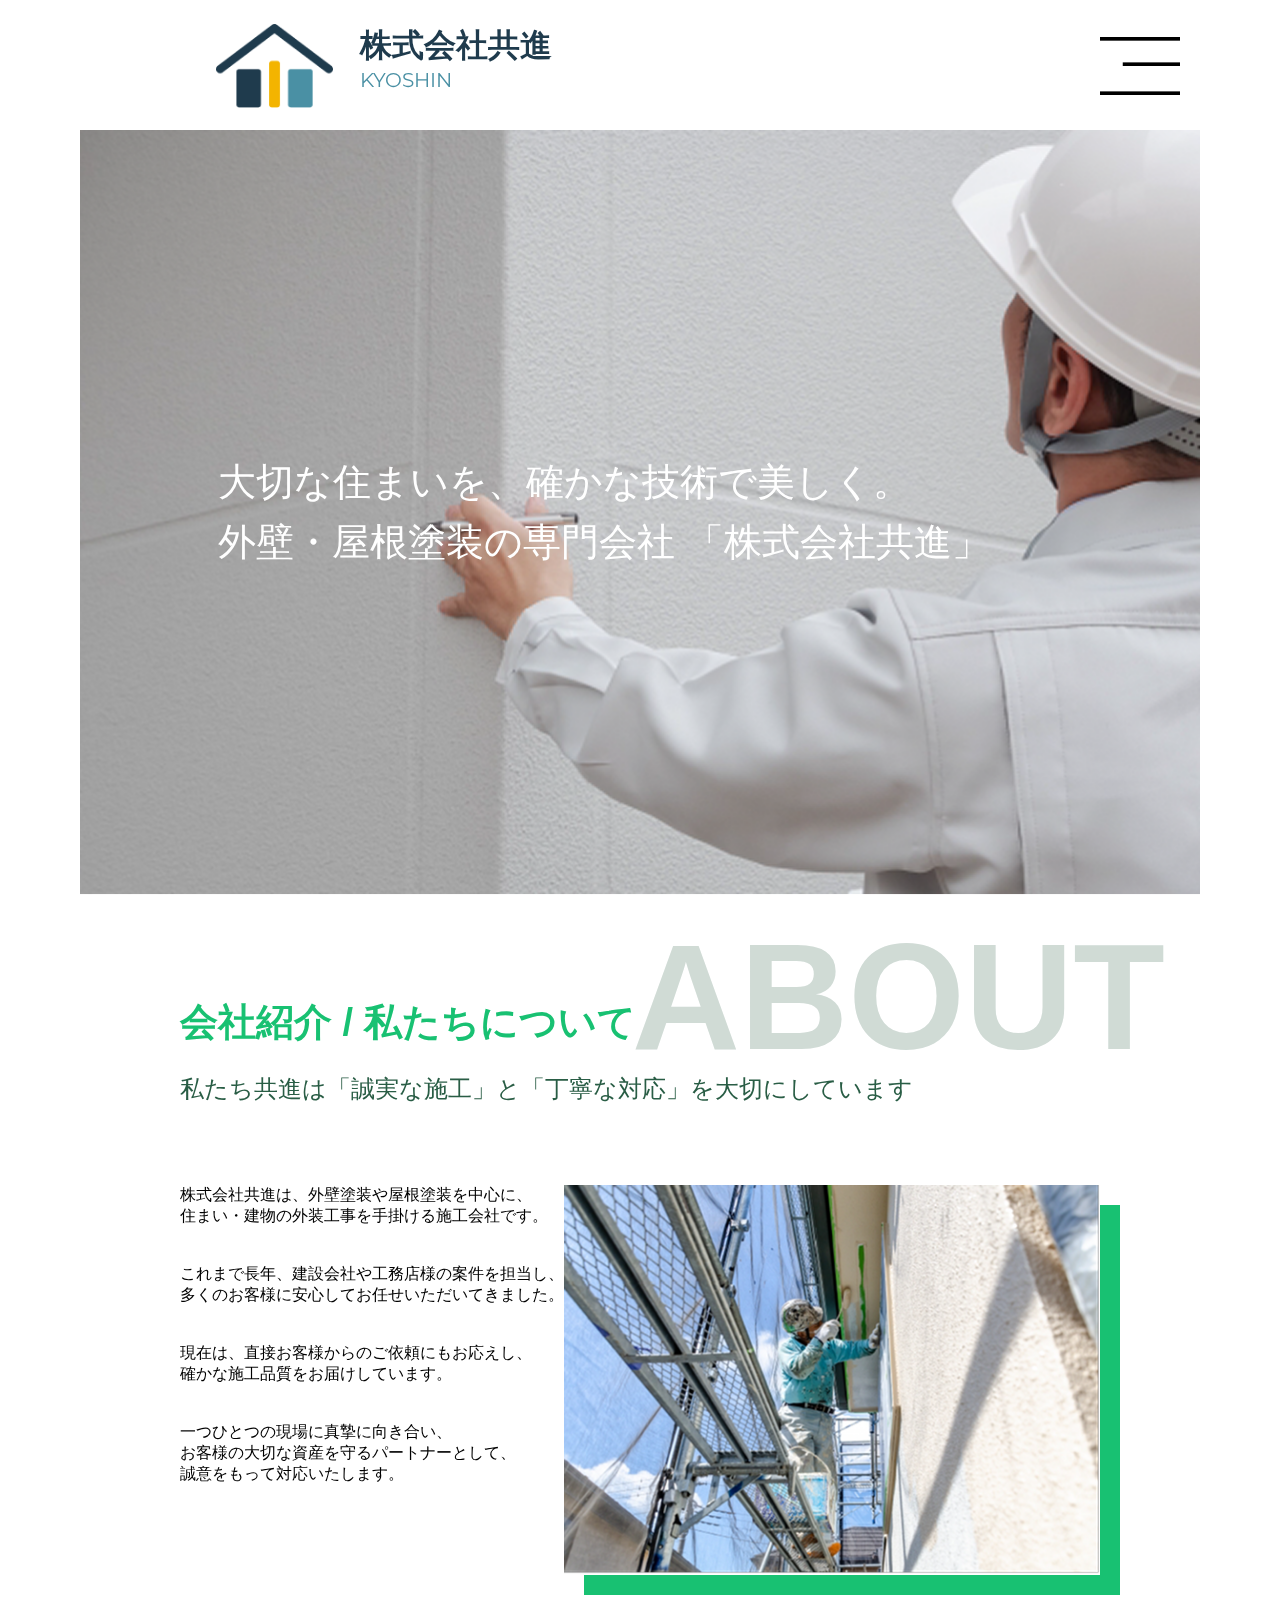
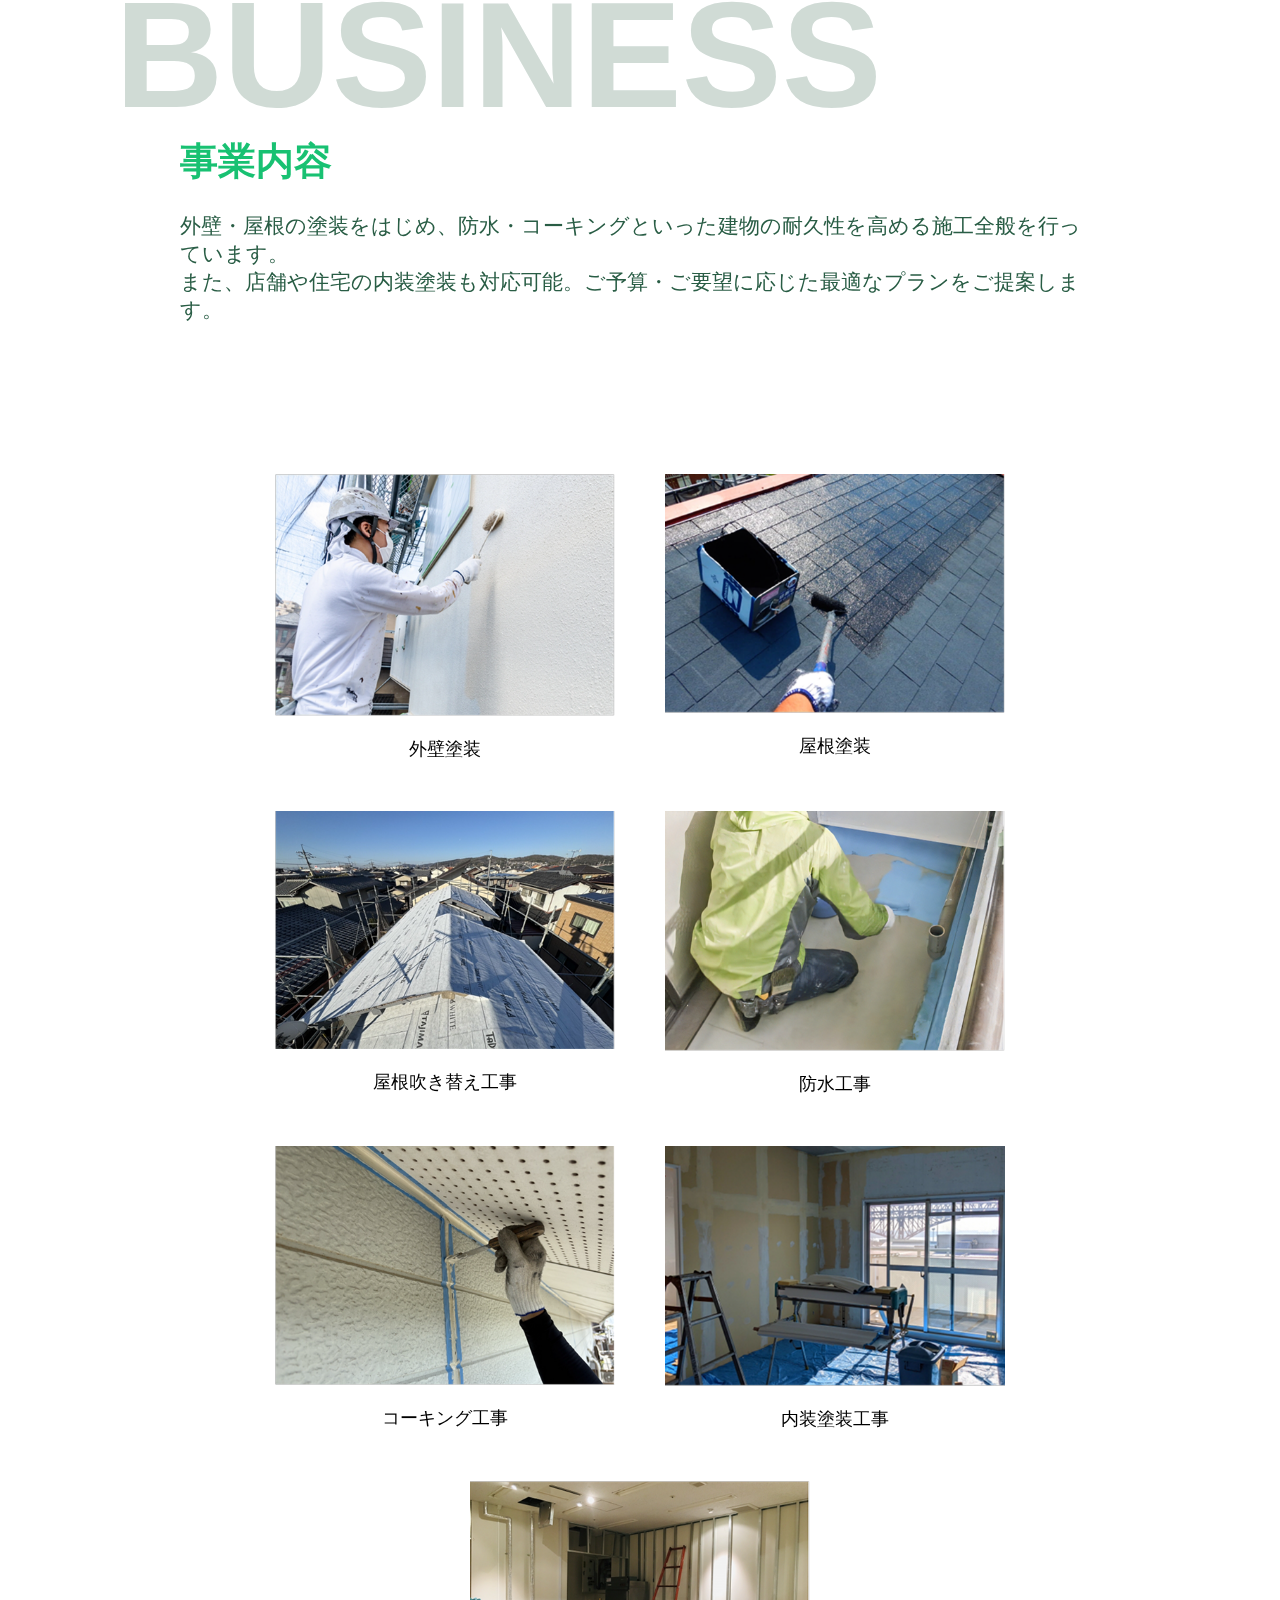
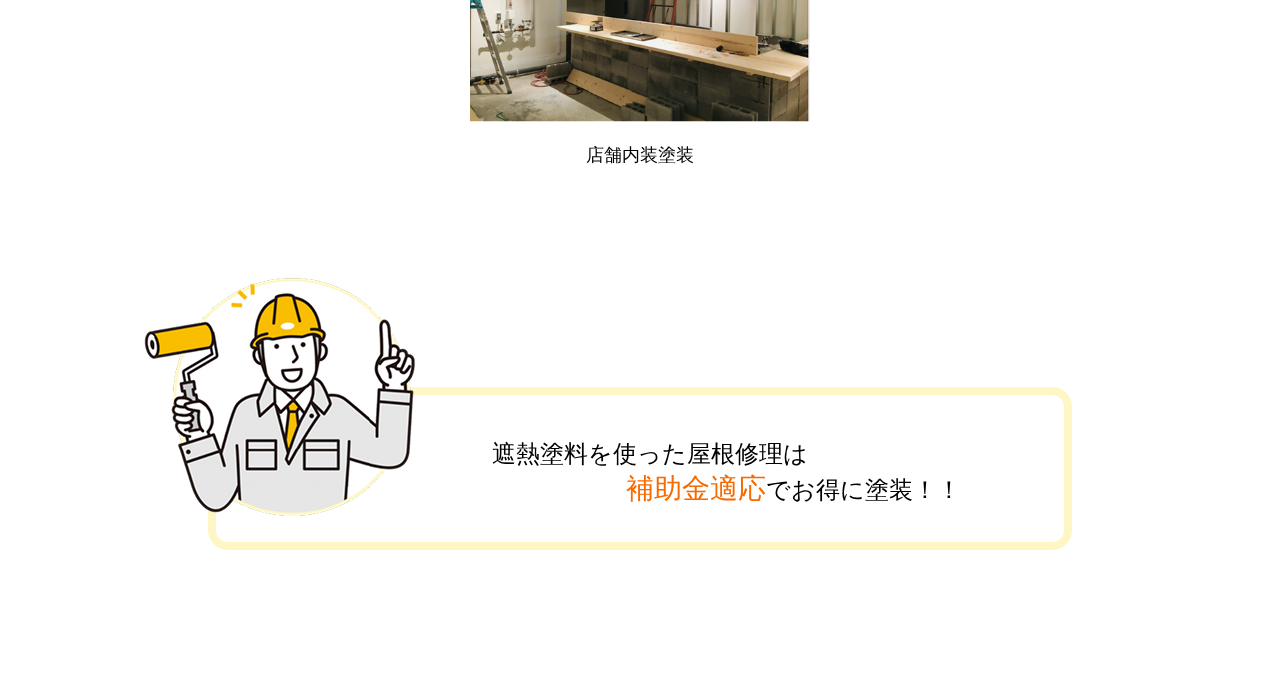
<file: index.html>
<!DOCTYPE html>
<html lang="en">

<head>
    <title>Statra</title>
    <meta data-n-head="ssr" charset="utf-8">
    <meta data-n-head="ssr" name="viewport" content="width=device-width, initial-scale=1">
    <meta data-n-head="ssr" data-hid="description" name="description"
        content="株式会社AFBのサイトです。株式会社AFBの企業情報や求人情報などがご覧いただけます。">
    <link rel="stylesheet" href="./assets/css/style.css">
    <link rel="stylesheet" href="./assets/css/base.css">
    <link href="https://db.onlinewebfonts.com/c/bbcc889bed34a1678c6a044df8e83428?family=Noto+Sans" rel="stylesheet"
        type="text/css" />
    <link href="https://db.onlinewebfonts.com/c/6bb72788de0e0eb09756d36c0ba629cf?family=Fugaz+One" rel="stylesheet"
        type="text/css" />
    <link href="https://fonts.googleapis.com/css2?family=Montserrat:wght@400;700&display=swap" rel="stylesheet">
</head>

<body>
    <div class="content">
        <div class="nav-bar">
            <div class="logo">
                <div class="logo-img">
                    <img src="./assets/images/logo.png" alt="Statra Logo">
                </div>
                <div class="logo-text">
                    <h2>株式会社共進</h2>
                    <p>KYOSHIN</p>
                </div>
            </div>
            <div class="btn-group">
                <button class="line-btn">
                    <img src="./assets/images/line-icon.png" alt="">
                    <p>公式LINEから<br>簡単お見積もり</p>
                </button>
                <button class="budget-btn">
                    <p>お見積りはこちら</p>
                </button>
            </div>
            <div class="menu-bar">
                <img src="./assets/images/menu.png" alt="">
            </div>
        </div>
        <div class="section-1">
            <h2>
                大切な住まいを、確かな技術で美しく。<br>
                外壁・屋根塗装の専門会社<br class="sp">
                「株式会社共進」
            </h2>
        </div>
        <div class="section-2">
            <h1 class="badge-text">ABOUT</h1>
            <div class="title">
                <h1>会社紹介 / 私たちについて</h1>
                <h3>私たち共進は「誠実な施工」と<br class="sp">「丁寧な対応」を大切にしています</h3>
            </div>
            <div class="sec-content">
                <div class="text">
                    <p>
                        株式会社共進は、外壁塗装や屋根塗装を中心に、<br>
                        住まい・建物の外装工事を手掛ける施工会社です。
                    </p>
                    <p>
                        これまで長年、建設会社や工務店様の案件を担当し、<br>
                        多くのお客様に安心してお任せいただいてきました。
                    </p>
                    <p>
                        現在は、直接お客様からのご依頼にもお応えし、<br>
                        確かな施工品質をお届けしています。
                    </p>
                    <p>
                        一つひとつの現場に真摯に向き合い、<br>
                        お客様の大切な資産を守るパートナーとして、<br>
                        誠意をもって対応いたします。
                    </p>
                </div>
                <div class="image">
                    <img src="./assets/images/Rectangle.png" alt="">
                </div>
            </div>
        </div>
        <div class="section-3">
            <h1 class="badge-text">BUSINESS</h1>
            <div class="title">
                <h1>事業内容</h1>
                <h3 class="pc">
                    外壁・屋根の塗装をはじめ、防水・コーキングといった建物の耐久性を高める施工全般を行っています。<br>
                    また、店舗や住宅の内装塗装も対応可能。ご予算・ご要望に応じた最適なプランをご提案します。
                </h3>
                <h3 class="sp">
                    外壁・屋根の塗装をはじめ、<br>
                    防水・コーキングといった建物の耐久性を<br>
                    高める施工全般を行っています。
                </h3>
            </div>
            <div class="sec-content">
                <div class="card">
                    <img src="./assets/images/Rectangle (1).png" alt="">
                    <p>外壁塗装</p>
                </div>
                <div class="card">
                    <img src="./assets/images/Rectangle (2).png" alt="">
                    <p>屋根塗装</p>
                </div>
                <div class="card">
                    <img src="./assets/images/Rectangle (3).png" alt="">
                    <p>屋根吹き替え工事</p>
                </div>
                <div class="card">
                    <img src="./assets/images/Rectangle (4).png" alt="">
                    <p>防水工事</p>
                </div>
                <div class="card">
                    <img src="./assets/images/Rectangle (5).png" alt="">
                    <p>コーキング工事</p>
                </div>
                <div class="card">
                    <img src="./assets/images/Rectangle (6).png" alt="">
                    <p>内装塗装工事</p>
                </div>
                <div class="card">
                    <img src="./assets/images/Rectangle (7).png" alt="">
                    <p>店舗内装塗装</p>
                </div>
            </div>
            <div class="footer">
                <div class="image">
                    <img src="./assets/images/Rectangle (8).png" alt="">
                </div>
                <div class="text-box">
                    <p>遮熱塗料を使った屋根修理は</p>
                    <p>
                        <span>補助金適応</span>でお得に塗装！！
                    </p>
                </div>
            </div>
        </div>
    </div>
</body>

</html>
</file>
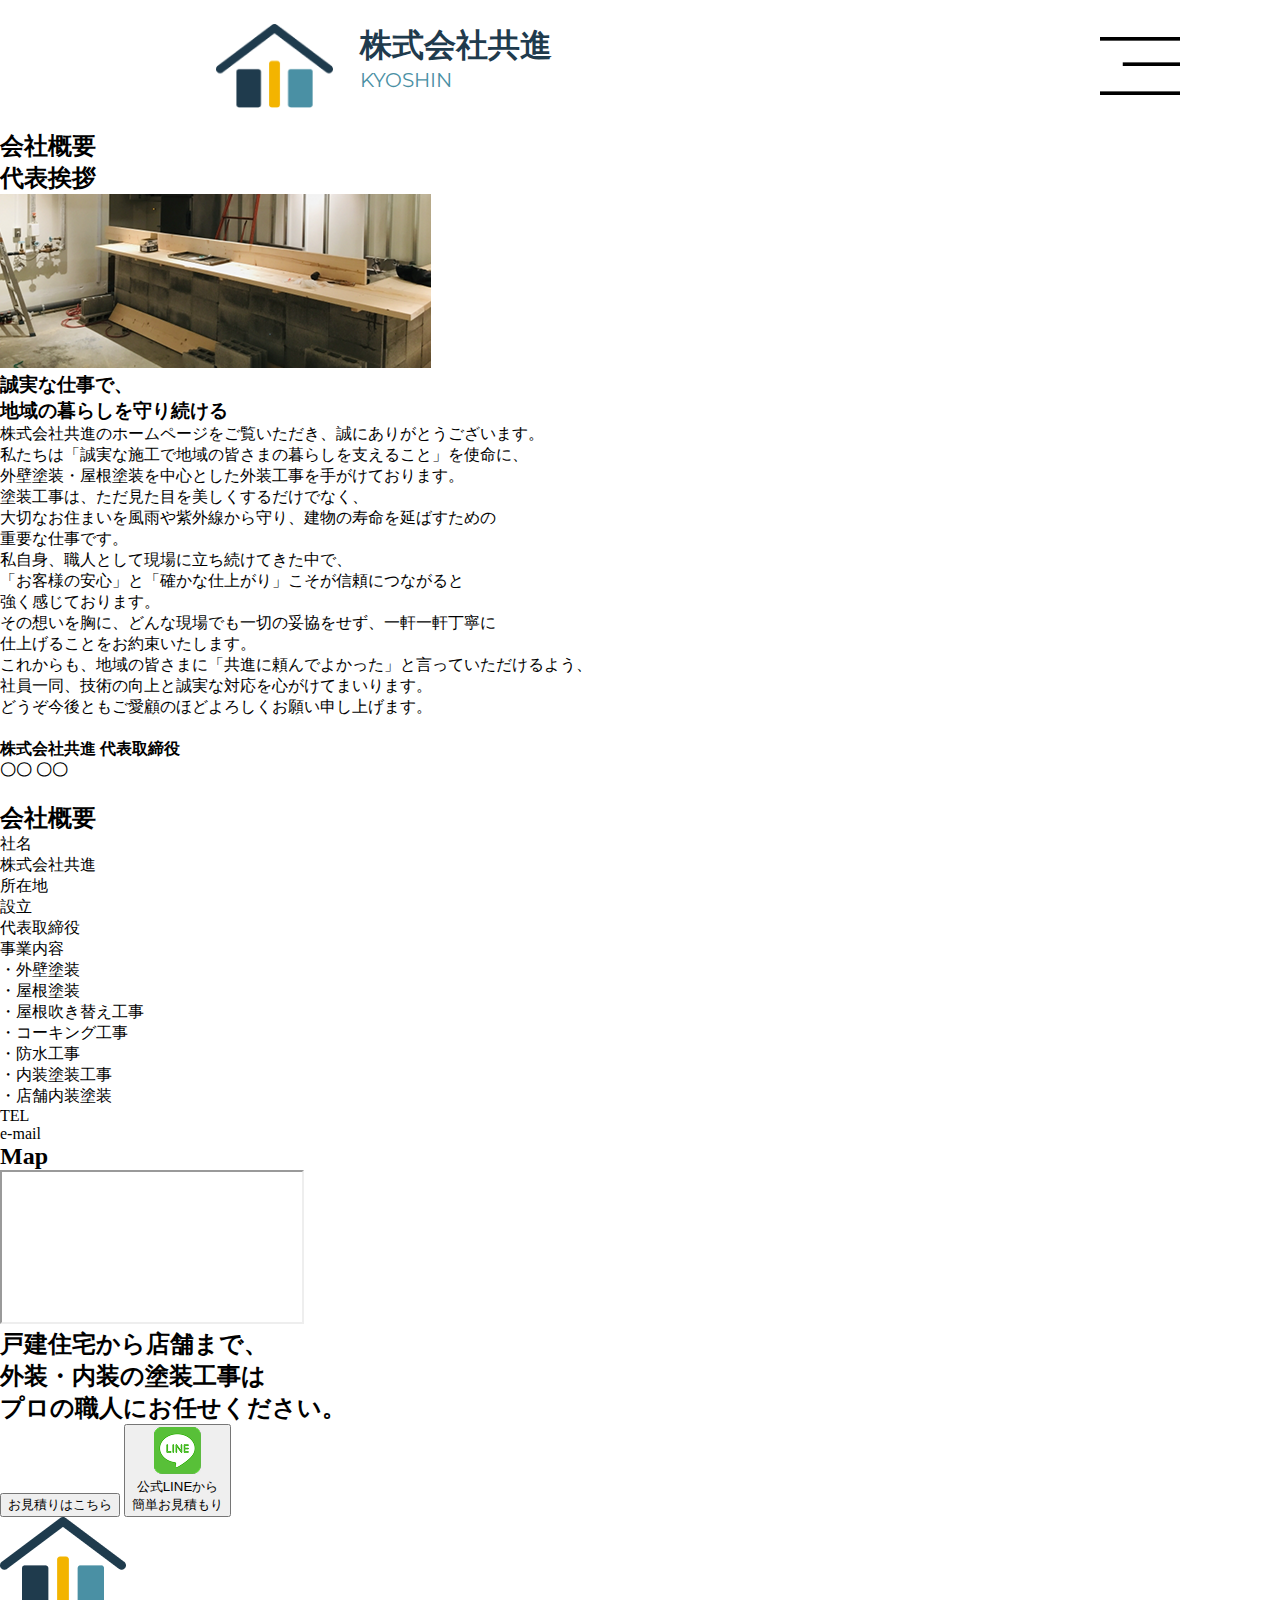
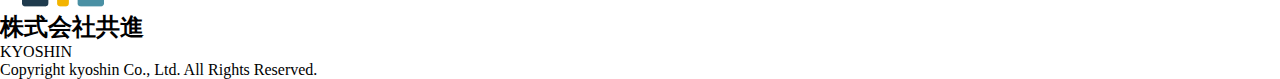
<file: about.html>
<!DOCTYPE html>
<html lang="en">

<head>
    <title>株式会社共進</title>
    <meta data-n-head="ssr" charset="utf-8">
    <meta data-n-head="ssr" name="viewport" content="width=device-width, initial-scale=1">
    <meta data-n-head="ssr" data-hid="description" name="description"
        content="株式会社共進">
    <link rel="icon" type="image/png" sizes="32x32" href="./assets/images/logo.png">
    <link rel="stylesheet" href="./assets/css/style.css">
    <link rel="stylesheet" href="./assets/css/base.css">
    <link href="https://db.onlinewebfonts.com/c/bbcc889bed34a1678c6a044df8e83428?family=Noto+Sans" rel="stylesheet"
        type="text/css" />
    <link href="https://db.onlinewebfonts.com/c/6bb72788de0e0eb09756d36c0ba629cf?family=Fugaz+One" rel="stylesheet"
        type="text/css" />
    <link href="https://fonts.googleapis.com/css2?family=Montserrat:wght@400;700&display=swap" rel="stylesheet">
    <link href="https://fonts.googleapis.com/css2?family=Noto+Serif+JP:wght@200;300;400;500;600;700;900&display=swap" rel="stylesheet">
</head>

<body>
    <div class="content">
        <div class="nav-bar">
            <div class="logo">
                <div class="logo-img">
                    <img src="./assets/images/logo.png" alt="Statra Logo">
                </div>
                <div class="logo-text">
                    <h2>株式会社共進</h2>
                    <p>KYOSHIN</p>
                </div>
            </div>
            <div class="btn-group">
                <button class="line-btn">
                    <img src="./assets/images/line-icon.png" alt="">
                    <p>公式LINEから<br>簡単お見積もり</p>
                </button>
                <button class="budget-btn">
                    <p>お見積りはこちら</p>
                </button>
            </div>
            <div class="menu-bar">
                <img src="./assets/images/menu.png" alt="">
            </div>
        </div>
    </div>
    <div class="section-12">
        <h2>会社概要</h2>
    </div>
    <div class="section-13">
        <h2>代表挨拶</h2> 
        <div class="sec-content">
            <div class="sec-img">
                <img src="./assets/images/about.png" alt="">
            </div>
            <div class="sec-text">
                <h3>
                    誠実な仕事で、<br>
                    地域の暮らしを守り続ける
                </h3>
                <p>
                    株式会社共進のホームページをご覧いただき、誠にありがとうございます。
                </p>
                <p>
                    私たちは「誠実な施工で地域の皆さまの暮らしを支えること」を使命に、<br>
                    外壁塗装・屋根塗装を中心とした外装工事を手がけております。<br>
                    塗装工事は、ただ見た目を美しくするだけでなく、<br>
                    大切なお住まいを風雨や紫外線から守り、建物の寿命を延ばすための<br>
                    重要な仕事です。
                </p>
                <p>
                    私自身、職人として現場に立ち続けてきた中で、<br>
                    「お客様の安心」と「確かな仕上がり」こそが信頼につながると<br>
                    強く感じております。<br>
                    その想いを胸に、どんな現場でも一切の妥協をせず、一軒一軒丁寧に<br>
                    仕上げることをお約束いたします。
                </p>
                <p>
                    これからも、地域の皆さまに「共進に頼んでよかった」と言っていただけるよう、<br>
                    社員一同、技術の向上と誠実な対応を心がけてまいります。<br>
                    どうぞ今後ともご愛顧のほどよろしくお願い申し上げます。
                </p>
                <h4>
                    株式会社共進 代表取締役<br>
                    〇〇 〇〇
                </h4>
            </div>
        </div>
    </div>
    <div class="section-14">
        <h2>会社概要</h2>
        <div class="sec-content">
            <div class="about-box">
                <div class="about-row">
                    <p>社名</p>
                    <p>株式会社共進</p>
                </div>
                <div class="about-row">
                    <p>所在地</p>
                    <p> </p>
                </div>
                <div class="about-row">
                    <p>設立</p>
                    <p> </p>
                </div>
                <div class="about-row">
                    <p>代表取締役</p>
                    <p> </p>
                </div>
                <div class="about-row">
                    <p>事業内容</p>
                    <p>
                        ・外壁塗装<br>
                        ・屋根塗装<br>
                        ・屋根吹き替え工事<br>
                        ・コーキング工事<br>
                        ・防水工事<br>
                        ・内装塗装工事<br>
                        ・店舗内装塗装
                </p>
                </div>
                <div class="about-row">
                    <p>TEL</p>
                    <p> </p>
                </div>
                <div class="about-row">
                    <p>e-mail</p>
                    <p> </p>
                </div>
            </div>
        </div>
    </div>
    <div class="section-15">
        <h2>Map</h2>
        <div class="map-box">
            <!-- <img src="./assets/images/map.png" alt=""> -->
            <iframe
                src="https://www.google.com/maps/embed?pb=!1m18!1m12!1m3!1d3240.1234567890123!2d139.12345678901234!3d35.12345678901234!2m3!1f0!2f0!3f0!3m2!1i1024!2i768!4f13.1!3m3!1m2!1s0x60188c1234567890%3A0x1234567890abcdef!2z44CSMTUwLTAwMDEg5p2x5Lqs6YO95aSn5a6_5Yy65pys55S677y77yR77yR77ySIOW3peWFtuaWsOWPiumcgOeUqOWbveWkjeWkjeWkjeWkjeWkjeWkjeWkqOWPiumcgOeUqOWbveWkjeWkjeWkjeWkjeWkjeWkqOWPiumcgOeUqOWbveWkjeWkjeWkqg!5e0!3m2!1sja!2sjp!4v1610000000000!5m2!1sja!2sjp"></iframe>
    </div>
    <div class="section-10">
        <h2>
            戸建住宅から店舗まで、<br>
            外装・内装の塗装工事は<br class="sp">
            プロの職人にお任せください。
        </h2>
        <button class="budget-btn">
            <p>お見積りはこちら</p>
        </button>
        <button class="line-btn">
            <img src="./assets/images/line-icon.png" alt="">
            <p>公式LINEから<br>簡単お見積もり</p>
        </button>
    </div>
    <div class="section-11">
        <div class="logo">
            <div class="logo-img">
                <img src="./assets/images/logo.png" alt="Statra Logo">
            </div>
            <div class="logo-text">
                <h2>株式会社共進</h2>
                <p>KYOSHIN</p>
            </div>
        </div>
        <p class="copyright">Copyright kyoshin Co., Ltd. All Rights Reserved.</p>
    </div>
</body>
</file>
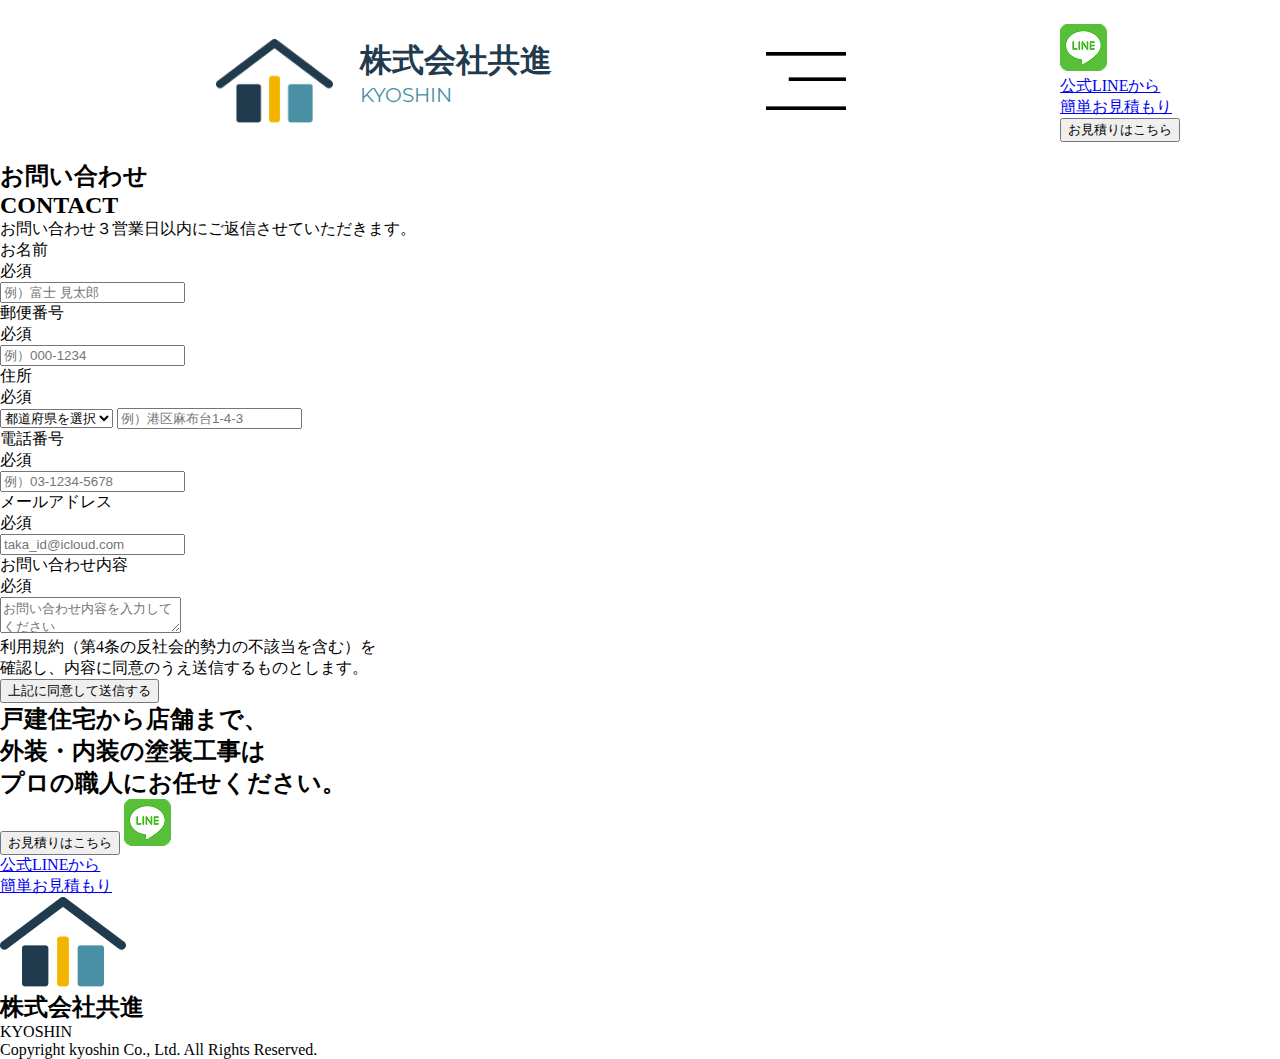
<file: contact.html>
<!DOCTYPE html>
<html lang="en">

<head>
    <title>株式会社共進</title>
    <meta data-n-head="ssr" charset="utf-8">
    <meta data-n-head="ssr" name="viewport" content="width=device-width, initial-scale=1">
    <meta data-n-head="ssr" data-hid="description" name="description" content="株式会社共進">
    <link rel="icon" type="image/png" sizes="32x32" href="./assets/images/logo.png">
    <link rel="stylesheet" href="./assets/css/style.css">
    <link rel="stylesheet" href="./assets/css/base.css">
    <link href="https://db.onlinewebfonts.com/c/bbcc889bed34a1678c6a044df8e83428?family=Noto+Sans" rel="stylesheet"
        type="text/css" />
    <link href="https://db.onlinewebfonts.com/c/6bb72788de0e0eb09756d36c0ba629cf?family=Fugaz+One" rel="stylesheet"
        type="text/css" />
    <link href="https://fonts.googleapis.com/css2?family=Montserrat:wght@400;700&display=swap" rel="stylesheet">
    <link href="https://fonts.googleapis.com/css2?family=Noto+Serif+JP:wght@200;300;400;500;600;700;900&display=swap"
        rel="stylesheet">
</head>

<body>
    <div class="content">
        <div class="nav-bar">
            <div class="logo">
                <div class="logo-img">
                    <img src="./assets/images/logo.png" alt="Statra Logo">
                </div>
                <div class="logo-text">
                    <h2>株式会社共進</h2>
                    <p>KYOSHIN</p>
                </div>
            </div>
            <div class="btn-group">
                <a class="line-btn" href="https://lin.ee/34WFjJW" target="_blank">
                    <img src="./assets/images/line-icon.png" alt="">
                    <p>公式LINEから<br>簡単お見積もり</p>
                </a>
                <button class="budget-btn">
                    <p>お見積りはこちら</p>
                </button>
            </div>
            <div class="menu-bar" id="menu-btn">
                <img src="./assets/images/menu.png" alt="">
            </div>
            <div class="menu-btn-group" id="menu-show">
                <a class="line-btn" href="https://lin.ee/34WFjJW" target="_blank">
                    <img src="./assets/images/line-icon.png" alt="">
                    <p>公式LINEから<br>簡単お見積もり</p>
                </a>
                <button class="budget-btn">
                    <p>お見積りはこちら</p>
                </button>
            </div>
        </div>
    </div>
    <div class="section-16">
        <h2>お問い合わせ</h2>
    </div>
    <div class="section-17">
        <h2>CONTACT</h2>
        <div class="sec-content">
            <p class="alram-text"><span>お問い合わせ</span>３営業日以内にご返信させていただきます。</p>

            <form action="">
                <div class="form-group">
                    <div class="label-group">
                        <label for="">お名前</label>
                        <p>必須</p>
                    </div>
                    <input type="text" placeholder="例）富士 見太郎" />
                </div>
                <div class="form-group">
                    <div class="label-group">
                        <label for="">郵便番号</label>
                        <p>必須</p>
                    </div>
                    <input type="text" placeholder="例）000-1234">
                </div>
                <div class="form-group">
                    <div class="label-group">
                        <label for="">住所</label>
                        <p>必須</p>
                    </div>
                    <div class="address-input">
                        <select name="prefectures" id="prefectures" placeholder="都道府県を選択">
                            <option value="">都道府県を選択</option>
                        </select>
                        <input type="text" placeholder="例）港区麻布台1-4-3">
                    </div>
                </div>
                <div class="form-group">
                    <div class="label-group">
                        <label for="">電話番号</label>
                        <p>必須</p>
                    </div>
                    <input type="text" placeholder="例）03-1234-5678">
                </div>
                <div class="form-group">
                    <div class="label-group">
                        <label for="">メールアドレス</label>
                        <p>必須</p>
                    </div>
                    <input type="text" placeholder="taka_id@icloud.com">
                </div>
                <div class="form-group">
                    <div class="label-group">
                        <label for="">お問い合わせ内容</label>
                        <p>必須</p>
                    </div>
                    <textarea name="" id="" placeholder="お問い合わせ内容を入力してください"></textarea>
                </div>
                <p class="privacy"><span>利用規約</span>（第4条の反社会的勢力の不該当を含む）を<br class="sp">確認し、内容に同意のうえ送信するものとします。</p>
                <button type="submit">上記に同意して送信する</button>
            </form>
        </div>
    </div>
    <div class="section-10">
        <h2>
            戸建住宅から店舗まで、<br>
            外装・内装の塗装工事は<br class="sp">
            プロの職人にお任せください。
        </h2>
        <button class="budget-btn">
            <p>お見積りはこちら</p>
        </button>
        <a class="line-btn" href="https://lin.ee/34WFjJW" target="_blank">
            <img src="./assets/images/line-icon.png" alt="">
            <p>公式LINEから<br>簡単お見積もり</p>
        </a>
    </div>
    <div class="section-11">
        <div class="logo">
            <div class="logo-img">
                <img src="./assets/images/logo.png" alt="Statra Logo">
            </div>
            <div class="logo-text">
                <h2>株式会社共進</h2>
                <p>KYOSHIN</p>
            </div>
        </div>
        <p class="copyright">Copyright kyoshin Co., Ltd. All Rights Reserved.</p>
    </div>
    <script src="./assets/js/menu.js"></script>
</body>
</file>
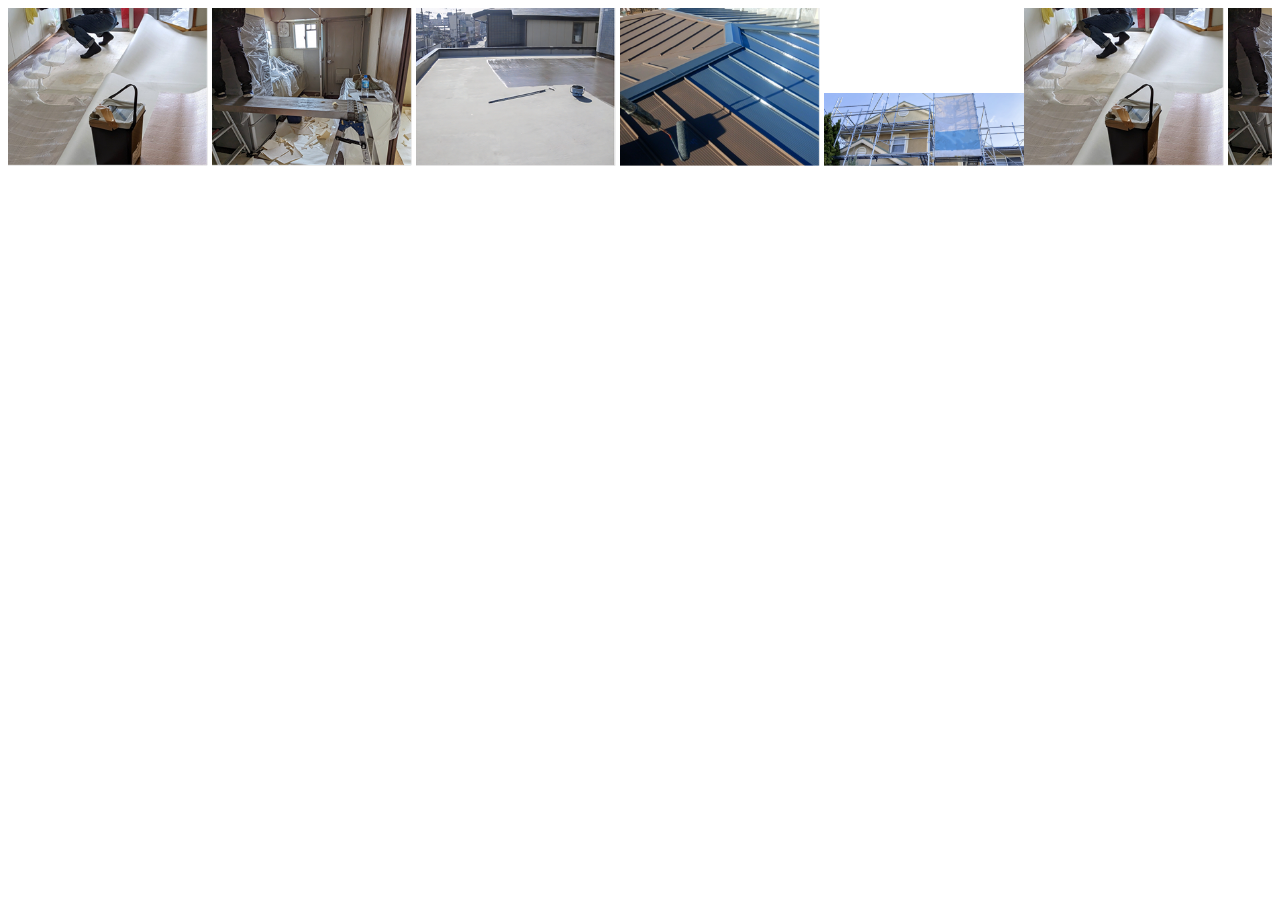
<file: test.html>
<!DOCTYPE html>
<html lang="en">

<head>
    <meta charset="UTF-8">
    <meta name="viewport" content="width=device-width, initial-scale=1.0">
    <link rel="stylesheet" href="./assets/css/test.css">
    <title>Document</title>
</head>

<body>
    <div class="slider">
        <div class="slide-track">
            <div class="slide">
                <img src="./assets/images/Rectangle (10).png" />
                <img src="./assets/images/Rectangle (11).png" />
                <img src="./assets/images/Rectangle (12).png" />
                <img src="./assets/images/Rectangle (13).png" />
                <img src="./assets/images/Rectangle (14).png" />
            </div>

            <!-- Duplicate -->
            <div class="slide">
                <img src="./assets/images/Rectangle (10).png" />
                <img src="./assets/images/Rectangle (11).png" />
                <img src="./assets/images/Rectangle (12).png" />
                <img src="./assets/images/Rectangle (13).png" />
                <img src="./assets/images/Rectangle (14).png" />
            </div>
        </div>
    </div>

</body>

</html>
</file>
<file: assets/css/style.css>
* {
    box-sizing: border-box;
}

body,
main {
    width: 100%;
    height: fit-content;
    box-sizing: border-box;
    font-family: "noto-sans";
    margin: 0px;
    padding: 0px;
    position: relative;
    overflow-x: hidden;
}

body {
    margin: 0;
    padding: 0;
    position: relative;
    overflow-x: hidden;
}

h1,
h2,
h3,
p {
    margin: 0;
}

.content {
    display: flex;
    flex-direction: column;
    width: 100vw;
    height: fit-content;
    padding-left: 80px;
    padding-right: 80px;
}

@media (max-width: 768px) {
    .content {
        padding-left: 80px;
        padding-right: 80px;
    }
}

@media (max-width: 520px) {
    .content {
        padding-left: 40px;
        padding-right: 40px;
    }
}

@media (max-width: 425px) {
    .content {
        padding-left: 10px;
        padding-right: 10px;
    }
}

.nav-bar {
    width: 100%;
    position: relative;
    display: flex;
    align-items: center;
    justify-content: space-between;
    padding: 24px 34px 18px 136px;
    top: 0;
    left: 0;
    z-index: 1000;
}

.nav-bar .logo {
    display: flex;
    gap: 27px;
}

.nav-bar .logo img {
    width: 117px;
    height: auto;
}

.nav-bar .logo-text {
    display: flex;
    flex-direction: column;
}

.nav-bar .logo-text h2 {
    font-family: "Noto Sans JP", sans-serif;
    font-size: 32px;
    color: #1F3B4D;
}

.nav-bar .logo-text p {
    font-family: "montserrat", sans-serif;
    font-size: 20px;
    color: #4A90A4;
}

.nav-bar .btn-group {
    display: flex;
    gap: 33px;
    height: 100%;
}

.nav-bar .btn-group button {
    display: flex;
    align-items: center;
    justify-content: center;
    height: 100%;
}


.nav-bar .btn-group .line-btn {
    background-color: #15BC13;
    padding: 19px 27px;
    border: none;
    border-radius: 20px;
    display: flex;
    gap: 13px;
}

.nav-bar .btn-group .line-btn img {
    width: 47px;
}

.nav-bar .btn-group .line-btn p {
    font-family: "Noto Sans JP", sans-serif;
    font-size: 30px;
    color: #FFFFFF;
}

.nav-bar .btn-group .budget-btn {
    background-color: #295D45;
    padding: 32px 60px;
    border: none;
    border-radius: 80px;
}

.nav-bar .btn-group .budget-btn p {
    font-family: "Noto Sans JP", sans-serif;
    font-size: 28px;
    color: #FFFFFF;
}

.nav-bar .menu-bar {
    display: none;
}

.nav-bar .menu-bar img {
    width: 80px;
}

.nav-bar .menu-bar:hover {
    transform: translateY(2px);
}

@media (max-width: 1390px) {
    .nav-bar {
        padding-right: 20px;
    }

    .nav-bar .btn-group {
        display: none;
    }

    .nav-bar .menu-bar {
        display: block;
        cursor: pointer;
    }
}

@media (max-width:830px) {
    .nav-bar {
        padding-left: 20px;
    }
}

@media (max-width:768px) {
    .nav-bar .logo img {
        width: 90px;
    }

    .nav-bar .menu-bar img {
        width: 65px;
    }

    .nav-bar .logo-text h2 {
        font-size: 26px;
    }
}

@media (max-width:560px) {
    .nav-bar .logo {
        gap: 18px;
    }

    .nav-bar .logo img {
        width: 90px;
    }

    .nav-bar .menu-bar img {
        width: 65px;
    }

    .nav-bar .logo-text h2 {
        font-size: 22px;
    }
}

@media (max-width:470px) {
    .nav-bar .logo {
            gap: 12px;
    }

    .nav-bar .logo img {
        width: 70px;
    }

    .nav-bar .logo-text h2 {
        font-size: 18px;
    }

    .nav-bar .logo-text p {
        font-size: 15px;
    }

    .nav-bar .menu-bar img {
        width: 50px;
    }
}

.section-1 {
    width: 100%;
    height: 765px;
    background-image: url('../images/sc1-bg.png');
    background-size: cover;
    background-repeat: no-repeat;
    background-position: right;
    display: flex;
    align-items: center;
    padding-left: 138px;
}

.section-1 h2 {
    font-family: "inter", sans-serif;
    font-size: 38px;
    color: white;
    font-weight: normal;
    line-height: 60px;
}

.section-1 br.sp {
    display: none;
}

@media (max-width: 1260px) {
    .section-1 {
        padding: 0;
        justify-content: center;
    }
}

@media (max-width: 1024px) {
    .section-1 {
        height: 560px;
    }

    .section-1 h2 {
        font-size: 30px;
    }
}

@media (max-width: 900px) {
    .section-1 h2 {
        font-size: 26px;
    }
}

@media (max-width: 768px) {
    .section-1 {
        height: 450px;
    }

    .section-1 h2 {
        font-size: 22px;
    }
}

@media (max-width: 660px) {
    .section-1 {
        height: 390px;
    }

    .section-1 h2 {
        font-size: 18px;
    }

    .section-1 br.sp {
        display: block;
    }
}

@media (max-width: 375px) {
    .section-1 {
        height: 265px;
    }

    .section-1 h2 {
        font-size: 16px;
        line-height: 47px;
    }
}

.section-2 {
    width: 100%;
    padding: 102px 135px 55px 135px;
    position: relative;
}

.badge-text {
    position: absolute;
    font-family: "Noto Sans JP", sans-serif;
    font-size: 150px;
    color: #A1B7AC;
    opacity: 0.5;
    top: 16px;
    z-index: -1;
}

.section-2 .badge-text {
    right: 35px;
}

.title {
    display: flex;
    flex-direction: column;
    gap: 25px;
}

.title h1 {
    font-family: "Noto Sans JP", sans-serif;
    font-size: 38px;
    color: #18C172;
}

.title h3 {
    font-family: "Noto Sans JP", sans-serif;
    font-size: 24px;
    font-weight: normal;
    color: #295D45;
}


.section-2 br.sp {
    display: none;
}

.section-2 .sec-content {
    display: flex;
    justify-content: space-between;
    margin-top: 80px;
}

.section-2 .sec-content .text {
    display: flex;
    flex-direction: column;
    min-width: 384px;
    gap: 37px;
}

.section-2 .sec-content .text p {
    font-family: "Noto Sans JP", sans-serif;
    font-size: 16px;
}

.section-2 .sec-content .image img {
    max-width: 560px;
    width: 100%;
    height: auto;
    box-shadow: 20px 20px 0px #18C172;
}

@media (max-width: 1340px) {
    .section-2 {
        padding-left: 100px;
        padding-right: 100px;
    }
}

@media (max-width: 1024px) {
    .section-2 .sec-content {
        flex-direction: column-reverse;
        justify-content: center;
        gap: 65px;
    }

    .badge-text {
        font-size: 105px;
    }

    .title h1 {
        font-size: 28px;
    }

    .title h3 {
        font-size: 18px;
    }

    .section-2 .title h3 br.sp {
        display: block;
    }
}

@media (max-width: 768px) {
    .section-2 {
        padding-left: 10px;
        padding-right: 10px;
    }

    .badge-text {
        font-size: 75px;
    }

    .section-2 .badge-text {
        left: 15px;
    }



    /* .section-2 br.sp {
        display: block;
    }

    .section-2 .sec-content .text {
        min-width: unset;
    }

    .section-2 .sec-content .image img {
        max-width: 100%;
        box-shadow: 10px 10px 0px #18C172;
    } */
}

@media (max-width: 560px) {
    .section-2 .sec-content .text p {
        font-size: 14px;
    }
}

@media (max-width: 375px) {
    .section-2 .sec-content .text p {
        font-size: 12px;
    }

    .title h1 {
        font-size: 23px;
    }

    .title h3 {
        font-size: 16px;
    }
}

.section-3 {
    width: 100%;
    padding: 102px 135px 55px 135px;
    position: relative;
}

.section-3 .badge-text {
    top: -65px;
    left: 35px;
}

.section-3 .title h3 {
    font-size: 21px;
}

.section-3 .title h3.sp {
    display: none;
}

.section-3 .sec-content {
    display: flex;
    gap: 50px;
    flex-wrap: wrap;
    justify-content: center;
    margin-top: 150px;
}

.section-3 .sec-content .card {
    width: 50%;
    max-width: 340px;
}

.section-3 .sec-content .card img {
    width: 100%;
    height: auto;
}

.section-3 .sec-content .card p {
    font-family: "Noto Sans JP", sans-serif;
    font-size: 18px;
    text-align: center;
    margin-top: 17px;
}

.section-3 .footer {
    width: 94%;
    margin: auto;
    position: relative;
    margin-top: 220px;
}

.section-3 .footer .image {
    position: absolute;
    top: -165px;
    left: -65px;
}

.section-3 .footer .text-box {
    padding: 43px 12% 34px 32%;
    border: #FFF6C5 8px solid;
    border-radius: 20px;
}

.section-3 .footer .text-box p {
    font-family: "Noto Sans JP", sans-serif;
    font-size: 24px;
}

.section-3 .footer .text-box p:nth-of-type(2) {
    text-align: right;
}

.section-3 .footer .text-box p span{
    font-size: 28px;
    color: #F76A00;
}


@media (max-width: 1340px) {
    .section-3 {
        padding-left: 100px;
        padding-right: 100px;
    }
}

@media (max-width: 1024px) {
    .section-3 .title h3 {
        font-size: 18px;
    }

    .section-3 .sec-content {
        margin-top: 80px;
    }

    .section-3 .footer .image {
        top: -250px;
        left: 0;
    }

    .section-3 .footer .text-box {
        padding: 43px 10% 34px 10%;
    }
}

@media (max-width: 830px) {
    .section-3 .footer .text-box p {
        font-size: 20px;
    }

    .section-3 .footer .text-box p span {
        font-size: 22px;
    }
}

@media (max-width: 768px) {
    .section-3 {
        padding-left: 10px;
        padding-right: 10px;
        padding-top: 30px;
    }

    .section-3 .badge-text {
        left: 0;
    }

    .title {
        text-align: center;
    }
    
    .section-3 .title h3.sp {
        display: block;
    }

    .section-3 .title h3.pc {
        display: none;
    }

    .section-3 .sec-content {
        gap: 40px;
        margin-top: 60px;
    }

    .section-3 .sec-content .card p {
        font-size: 14px;
        margin-top: 10px;
    }
}

@media (max-width:650px) {
    .section-3 .footer {
        margin-top: 187px;
    }

    .section-3 .footer .image {
        top: -200px;
    }

    .section-3 .footer img {
        width: 250px;
    }
}

@media (max-width:560px) {
    .section-3 .footer img {
        width: 220px;
    }

    .section-3 .footer .image {
        top: -180px;
    }

    .section-3 .footer .text-box p {
        font-size: 14px;
    }

    .section-3 .footer .text-box p span {
        font-size: 16px;
    }
}

@media (max-width:425px) {
    .section-3 .title h3 {
        font-size: 16px;
    }

}

@media (max-width:375px) {
    .section-3 .title h3 {
        font-size: 14px;
    }

    .section-3 .sec-content {
        margin-top: 40px;
    }
}

.section-4 {
    width: 100%;
    padding-top: 60px;
    padding-bottom: 60px;
    background-color: #A1B7AC;
    display: flex;
    flex-direction: column;
    align-items: center;
    justify-content: center;
    gap: 55px;
    margin-top: 100px;
}

.section-4 h2 {
    font-family: "Noto Sans JP", sans-serif;
    font-size: 38px;
    color: #295D45;
}

.section-4 .slide-bar {
    height: 330px;
    width: 100%;
    display: flex;
    gap: 15px;
}

.section-4 .slide-bar .slide-card {
    height: 100%;
    width: 333px;
    background-color: #FFFFFF;
    display: flex;
    flex-direction: column;
    align-items: center;
    padding: 20px;
    gap: 28px;
    flex-shrink: 0;
}

.section-4 .slide-bar .slide-card img {
    width: 90%;
    height: 80%;
}

.section-4 .budget-btn {
    font-family: "Noto Sans JP", sans-serif;
    font-size: 20px;
    color: white;
    padding: 30px 70px;
    background-color: #295D45;
    border: none;
    border-radius: 50px;
}
</file>
<file: assets/css/base.css>
body {

}

h1, h3, p {
    margin: 0;
}

html {
    overflow-x: hidden;
}
</file>
<file: assets/css/test.css>
.slider {
    overflow: hidden;
    width: 100%;
  }
  
  .slide-track {
    display: flex;
    width: calc(200%); /* because we duplicated images */
    animation: scroll-left 20s linear infinite;
  }
  
  .slide-track img {
    width: 200px;          /* Adjust image size */
    height: auto;
    flex-shrink: 0;
  }
  
  /* Animation */
  @keyframes scroll-left {
    from {
      transform: translateX(0);
    }
    to {
      transform: translateX(-50%);
    }
  }
</file>
